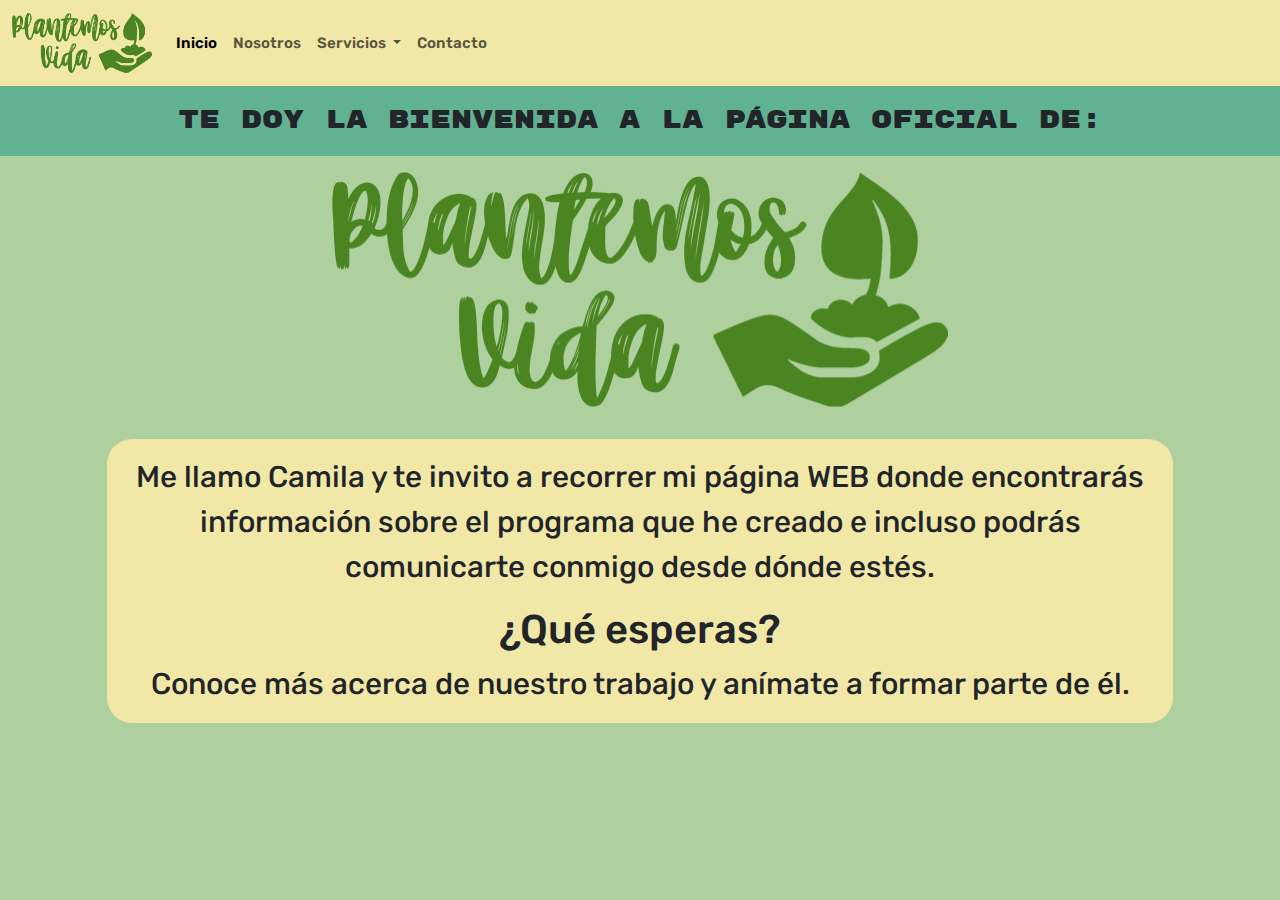
<file: index.html>
<html>

<head>
  <title>Plantemos Vida</title>
  <link rel="icon" type="image/x-icon" href="img/favicon.png">
  <link href="css/proyecto.css" rel="stylesheet">
  <meta charset="utf-8">
  <meta name="viewport" content="width=device-width, initial-scale=1">
  <title>Bootstrap demo</title>
  <link href="https://cdn.jsdelivr.net/npm/bootstrap@5.3.3/dist/css/bootstrap.min.css" rel="stylesheet"
    integrity="sha384-QWTKZyjpPEjISv5WaRU9OFeRpok6YctnYmDr5pNlyT2bRjXh0JMhjY6hW+ALEwIH" crossorigin="anonymous">
  <link rel="preconnect" href="https://fonts.googleapis.com">
  <link rel="preconnect" href="https://fonts.gstatic.com" crossorigin>
  <link
    href="https://fonts.googleapis.com/css2?family=Rubik+Mono+One&family=Rubik:ital,wght@0,300..900;1,300..900&display=swap"
    rel="stylesheet">
</head>
<script src="https://cdn.jsdelivr.net/npm/bootstrap@5.3.3/dist/js/bootstrap.bundle.min.js"
  integrity="sha384-YvpcrYf0tY3lHB60NNkmXc5s9fDVZLESaAA55NDzOxhy9GkcIdslK1eN7N6jIeHz" crossorigin="anonymous"></script>

<body style="background-color:#aed09e;">
  <!--MENÚ-->
  <nav style="background-color: #f1e8a7" class="navbar navbar-expand">
    <div class="container-fluid">
      <a class="navbar-brand d-none d-md-block">
        <img src="img/logotipo.png" alt="Bootstrap" width="140" height="60">
      </a>
      </button>
      <div class="collapse navbar-collapse" id="navbarNavDropdown">
        <ul class="navbar-nav">
          <li class="nav-item">
            <a id="menu" class="nav-link active" ria-current="page" href="index.html" ;>Inicio</a>
          </li>
          <li class="nav-item">
            <a id="menu" class="nav-link" href="nosotros.html">Nosotros</a>
          </li>
          <li class="nav-item dropdown">
            <a id="menu" class="nav-link dropdown-toggle" href="#" role="button" data-bs-toggle="dropdown"
              aria-expanded="false">
              Servicios
            </a>
            <ul id="drop" class="dropdown-menu">
              <li><a id="drop" class="dropdown-item" href="adopción.html">Adopción</a></li>
              <li><a id="drop" class="dropdown-item" href="poda.html">Poda
                  Moderada</a></li>
              <li><a id="drop" class="dropdown-item" href="galería.html">Galería</a></li>
            </ul>
          </li>
          <li class="nav-item">
            <a id="menu" class="nav-link" href="contacto-pv.html">Contacto</a>
          </li>
        </ul>
      </div>
    </div>
  </nav>
  <!--TEXTO-->
  <div class="container-fluid">
    <div id="head" class="row justify-content-center">
      <div class="col-12 pt-3">
        <p style="text-align: center;">Te doy la bienvenida a la página oficial de:<br></p>
      </div>
    </div>
    <div class="row justify-content-center">
      <div class="col-12 col-md-6 m-3 text-center">
        <img src="img/logotipo.png" class="img-fluid" width="800px">
      </div>
      <div id="texto-inicio" class="col-10 m-3 mb-4 pt-3">
        <p style="text-align: center;">Me llamo Camila y te invito a recorrer mi página WEB donde encontrarás
          información sobre el programa que he creado e incluso podrás
          comunicarte conmigo desde dónde estés.</p>
        <h1 style="text-align: center;">¿Qué esperas?</h1>
        <p style="text-align: center;">
          Conoce más acerca de nuestro trabajo y anímate a formar parte
          de él.
        </p>
      </div>
    </div>
  </div>
</body>

</html>
</file>
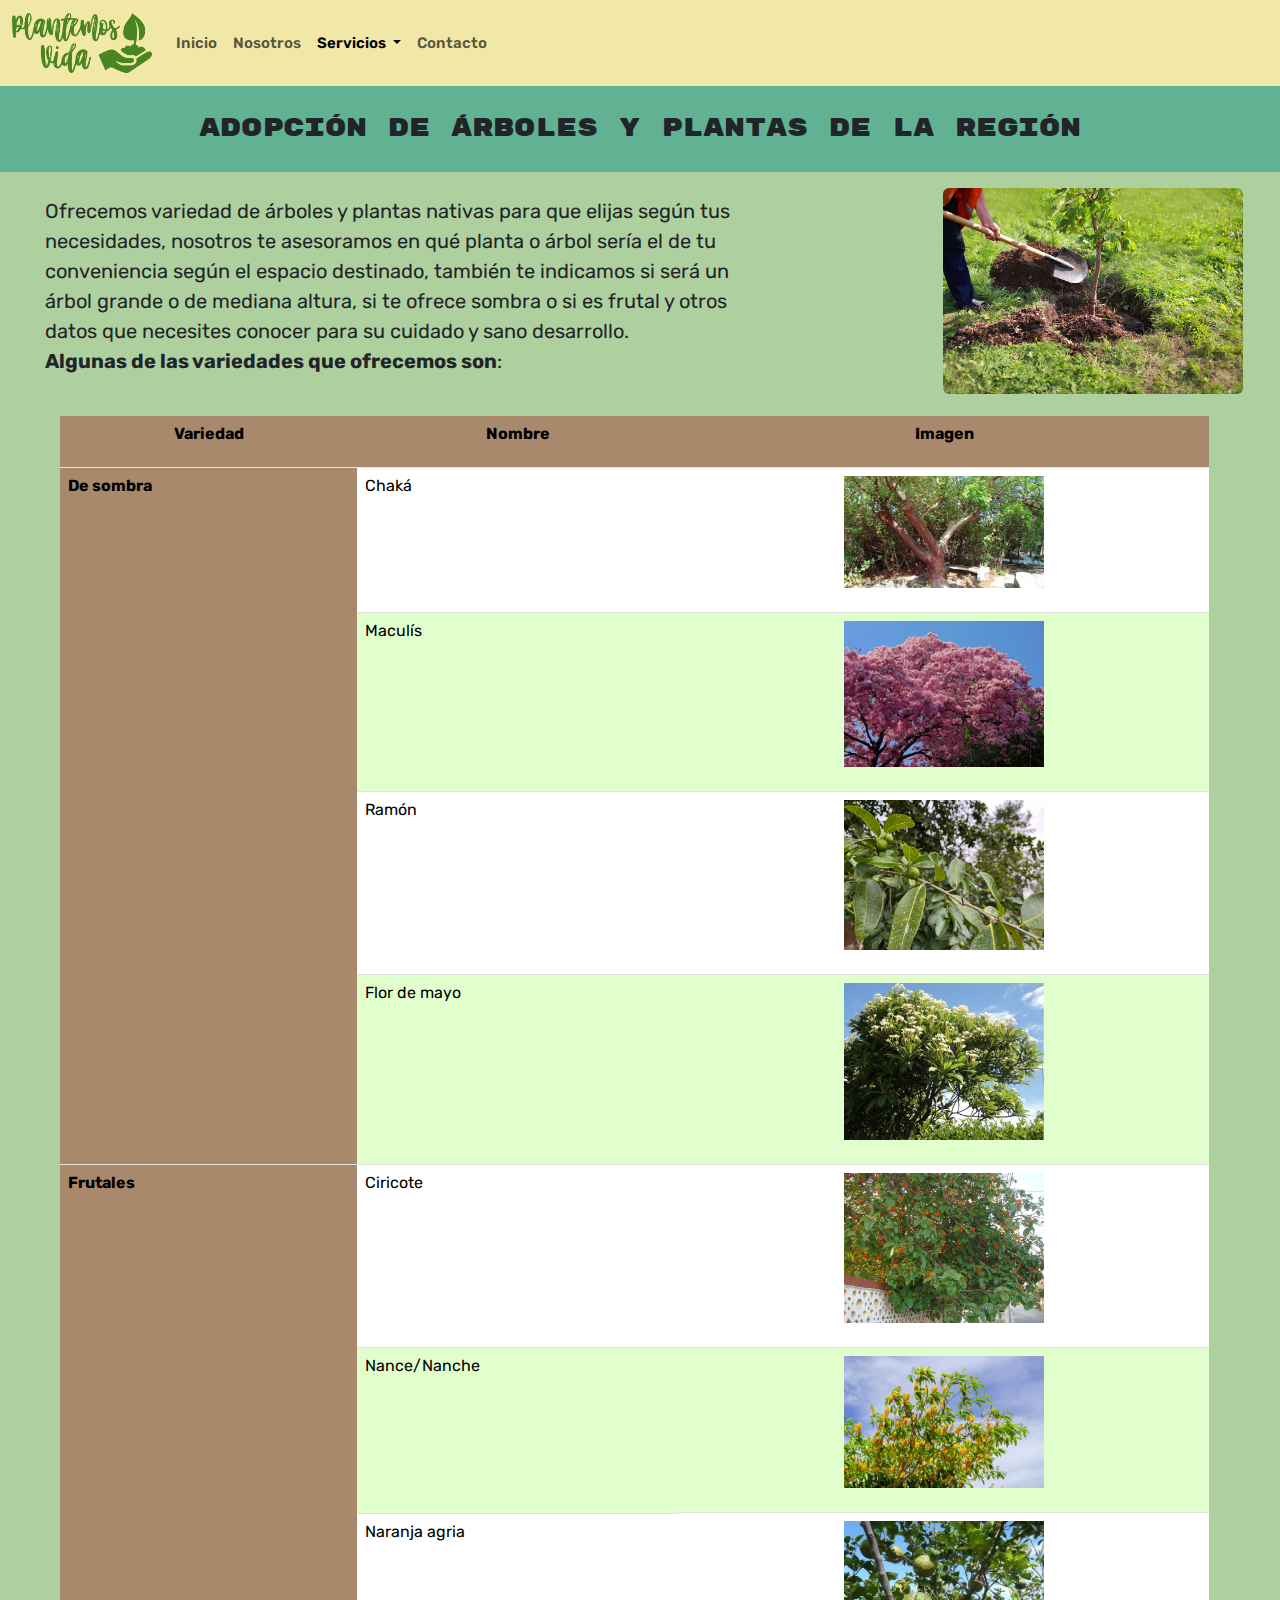
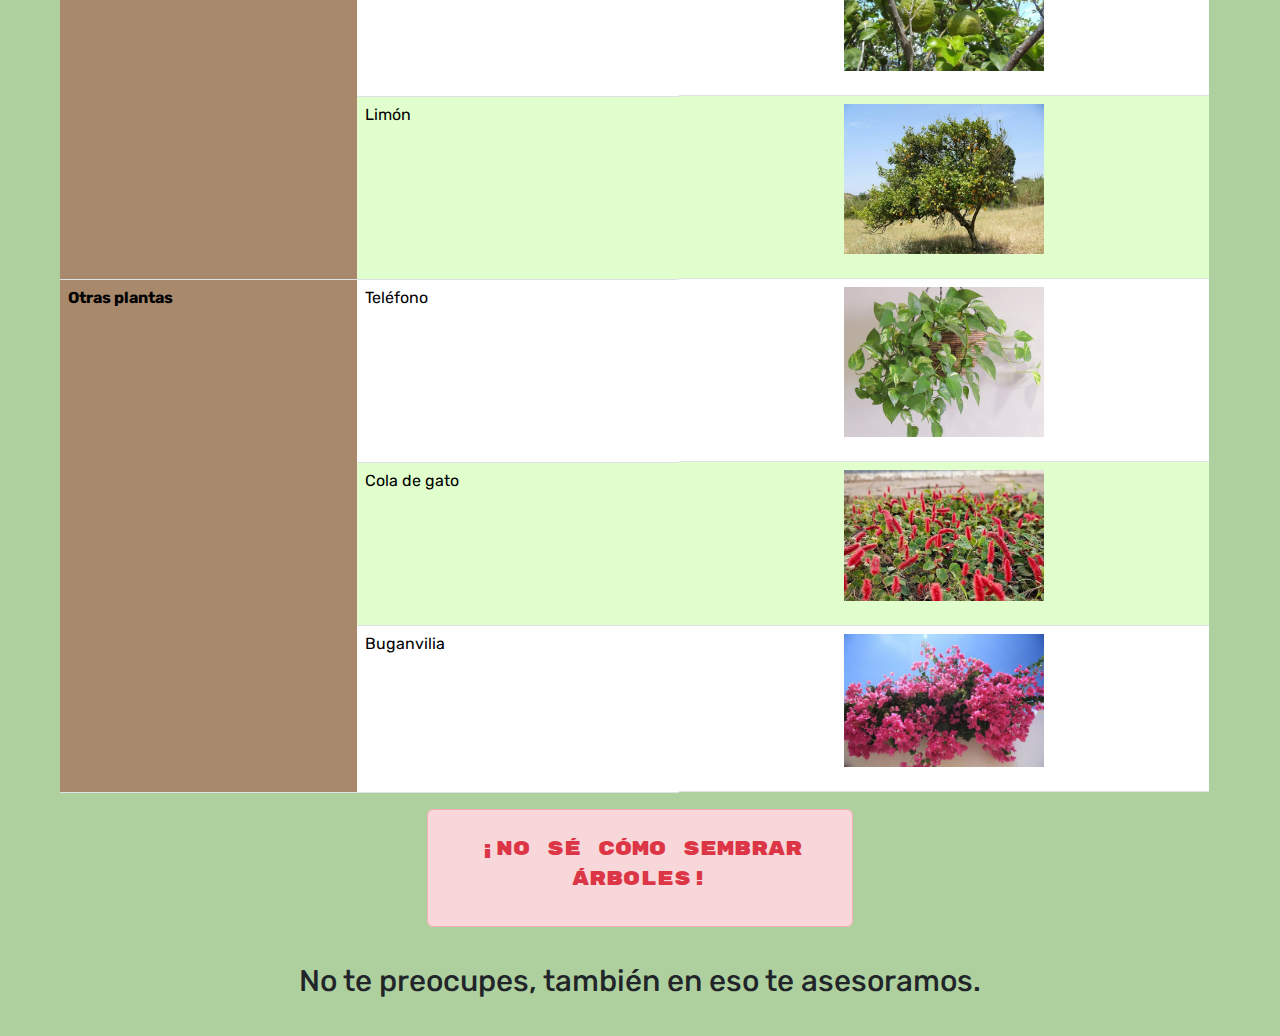
<file: adopción.html>
<html>

<head>
    <title>Nosotros | Plantemos Vida</title>
    <link rel="icon" type="image/x-icon" href="img/favicon.png">
    <link href="css/proyecto.css" rel="stylesheet">
    <meta charset="utf-8">
    <meta name="viewport" content="width=device-width, initial-scale=1">
    <title>Bootstrap demo</title>
    <link href="https://cdn.jsdelivr.net/npm/bootstrap@5.3.3/dist/css/bootstrap.min.css" rel="stylesheet"
        integrity="sha384-QWTKZyjpPEjISv5WaRU9OFeRpok6YctnYmDr5pNlyT2bRjXh0JMhjY6hW+ALEwIH" crossorigin="anonymous">
    <link rel="preconnect" href="https://fonts.googleapis.com">
    <link rel="preconnect" href="https://fonts.gstatic.com" crossorigin>
    <link
        href="https://fonts.googleapis.com/css2?family=Rubik+Mono+One&family=Rubik:ital,wght@0,300..900;1,300..900&display=swap"
        rel="stylesheet">
</head>
<script src="https://cdn.jsdelivr.net/npm/bootstrap@5.3.3/dist/js/bootstrap.bundle.min.js"
    integrity="sha384-YvpcrYf0tY3lHB60NNkmXc5s9fDVZLESaAA55NDzOxhy9GkcIdslK1eN7N6jIeHz"
    crossorigin="anonymous"></script>

<body style="background-color:#aed09e;">
    <!--MENÚ-->
    <nav style="background-color: #f1e8a7" class="navbar navbar-expand">
        <div class="container-fluid">
            <a class="navbar-brand d-none d-md-block">
                <img src="img/logotipo.png" alt="Bootstrap" width="140" height="60">
            </a>
            </button>
            <div class="collapse navbar-collapse" id="navbarNavDropdown">
                <ul class="navbar-nav">
                    <li class="nav-item">
                        <a id="menu" class="nav-link" href="index.html" ;>Inicio</a>
                    </li>
                    <li class="nav-item">
                        <a id="menu" class="nav-link" href="nosotros.html">Nosotros</a>
                    </li>
                    <li class="nav-item dropdown">
                        <a id="menu" class="nav-link active dropdown-toggle" href="#" role="button"
                            data-bs-toggle="dropdown" aria-expanded="false">
                            Servicios
                        </a>
                        <ul id="drop" class="dropdown-menu">
                            <li><a id="drop" class="dropdown-item" href="adopción.html">Adopción</a></li>
                            <li><a id="drop" class="dropdown-item" aria-current="page" href="poda.html">Poda
                                    Moderada</a></li>
                            <li><a id="drop" class="dropdown-item" aria-current="page" href="galería.html">Galería</a></li>
                        </ul>
                    </li>
                    <li class="nav-item">
                        <a id="menu" class="nav-link" href="contacto-pv.html">Contacto</a>
                    </li>
                </ul>
            </div>
        </div>
    </nav>
    <!--TEXTO-->
    <div class="container-fluid">
        <div id="head" class="row justify-content-center">
            <div class="col-12 p-4" style="text-align: center;">
                Adopción de árboles y plantas de la región</div>
        </div>
        <div class="row justify-content-evenly">
            <div id="texto" class="col-11 col-md-7 m-4">
                <p>Ofrecemos variedad de árboles y plantas nativas para que elijas según tus necesidades,
                    nosotros te asesoramos en qué planta o árbol sería el de tu conveniencia según el espacio 
                    destinado, también te indicamos si será un árbol grande o de mediana altura,
                    si te ofrece sombra o si es frutal y otros datos que necesites conocer para su cuidado
                    y sano desarrollo.<br>
                    <b>Algunas de las variedades que ofrecemos son</b>:
                </p>
            </div>
            <div id="imagen" class="col-lg-4 d-none d-lg-block mt-3 mx-3"><img src="img/plantar.jpg"
                    class="img-fluid rounded" style="width: 300px; float: right;">
            </div>
        </div>
        <div class="row justify-content-start">
            <div id="texto" class="col-11 ms-3 ms-md-5">
            <table class="table">
                <tr>
                    <th scope="col" style="background-color: #a8896c"><p style="text-align: center;">Variedad</p></th>
                    <th scope="col" style="background-color: #a8896c"><p style="text-align: center;">Nombre</p></th>
                    <th scope="col" class="d-none d-lg-block" style="background-color: #a8896c"><p style="text-align: center;">Imagen</p></th>
                </tr>
                <tr>
                    <th scope="row" style="background-color: #a8896c" rowspan="4">De sombra</td>
                    <td>Chaká</td>
                    <td class="d-none d-lg-block text-center"><img id="imagen" src="img/chaka.jpg" width="200px"></p></td>
                </tr>
                <tr>
                    <td style="background-color: #e0ffcd;">Maculís</td>
                    <td class="d-none d-lg-block text-center" style="background-color: #e0ffcd;"><img id="imagen"
                            src="img/maculis.jpg" width="200px"></p></td>
                </tr>
                <tr>
                    <td>Ramón</td>
                    <td class="d-none d-lg-block text-center"><img id="imagen" src="img/ramon.jpg" width="200px"></p></td>
                </tr>
                <tr>
                    <td style="background-color: #e0ffcd;">Flor de mayo</td>
                    <td class="d-none d-lg-block text-center" style="background-color: #e0ffcd;"><img id="imagen"
                            src="img/flordemayo.jpg" width="200px"></p></td>
                </tr>
                <tr>
                    <th scope="row" style="background-color: #a8896c" rowspan="4">Frutales</td>
                    <td>Ciricote</td>
                    <td class="d-none d-lg-block text-center"><img src="img/ciricote.jpeg" width="200px"></p></td>
                </tr>
                <tr>
                    <td style="background-color: #e0ffcd;">Nance/Nanche</td>
                    <td class="d-none d-lg-block text-center" style="background-color: #e0ffcd;"><img id="imagen"
                            src="img/nance.jpg" width="200px"></p></td>
                </tr>
                <tr>
                    <td>Naranja agria</td>
                    <td class="d-none d-lg-block text-center"><img id="imagen" src="img/naranja.jpeg" width="200px"></p></td>
                </tr>
                <tr>
                    <td style="background-color: #e0ffcd;">Limón</td>
                    <td class="d-none d-lg-block text-center" style="background-color: #e0ffcd;"><img id="imagen"
                            src="img/limon.jpg" width="200px"></p></td>
                </tr>
                <tr>
                    <th scope="row" style="background-color: #a8896c" rowspan="3">Otras plantas</td>
                    <td>Teléfono</td>
                    <td class="d-none d-lg-block text-center"><img id="imagen" src="img/telefono.jpg" width="200px"></p></td>
                </tr>
                <tr>
                    <td style="background-color: #e0ffcd;">Cola de gato</td>
                    <td class="d-none d-lg-block text-center" style="background-color: #e0ffcd;"><img id="imagen"
                            src="img/coladegato.jpg" width="200px"></p></td>
                </tr>
                <tr>
                    <td>Buganvilia</td>
                    <td class="d-none d-lg-block text-center"><img id="imagen" src="img/buganvillia.jpg" width="200px"></p></td>
                </tr>
            </table>
        </div>
    </div>
    <div class="row justify-content-center">
        <div id="alerta" class="col-8 col-lg-4 pt-4 alert alert-danger" role="alert">
            <p class="text-danger" style="text-align: center;">¡NO SÉ CÓMO SEMBRAR ÁRBOLES!</p>
          </div>
        <div id="somos" class="col-8 col-lg-10 m-3">
            <p>No te preocupes, también en eso te asesoramos.</p>
        </div>
    </div>
    </div>
</body>

</html>
</file>
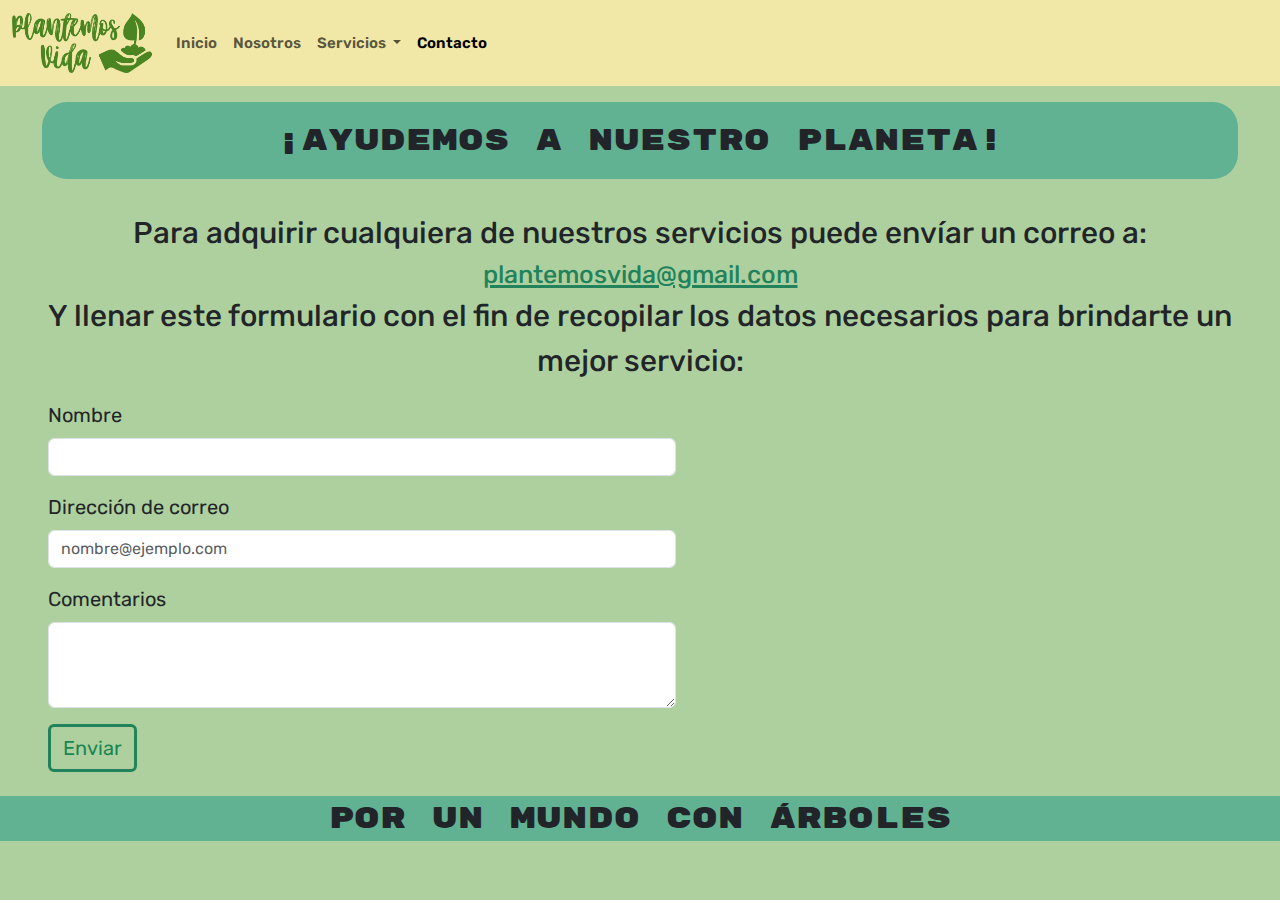
<file: contacto-pv.html>
<html>

<head>
  <title>Plantemos Vida</title>
  <link href="css/proyecto.css" rel="stylesheet">
  <meta charset="utf-8">
  <meta name="viewport" content="width=device-width, initial-scale=1">
  <title>Bootstrap demo</title>
  <link rel="icon" type="image/x-icon" href="img/favicon.png">
  <link href="https://cdn.jsdelivr.net/npm/bootstrap@5.3.3/dist/css/bootstrap.min.css" rel="stylesheet"
    integrity="sha384-QWTKZyjpPEjISv5WaRU9OFeRpok6YctnYmDr5pNlyT2bRjXh0JMhjY6hW+ALEwIH" crossorigin="anonymous">
  <link rel="preconnect" href="https://fonts.googleapis.com">
  <link rel="preconnect" href="https://fonts.gstatic.com" crossorigin>
  <link
    href="https://fonts.googleapis.com/css2?family=Rubik+Mono+One&family=Rubik:ital,wght@0,300..900;1,300..900&display=swap"
    rel="stylesheet">
</head>
<script src="https://cdn.jsdelivr.net/npm/bootstrap@5.3.3/dist/js/bootstrap.bundle.min.js"
  integrity="sha384-YvpcrYf0tY3lHB60NNkmXc5s9fDVZLESaAA55NDzOxhy9GkcIdslK1eN7N6jIeHz" crossorigin="anonymous"></script>

<body style="background-color:#aed09e;">
  <!--MENÚ-->
  <nav style="background-color: #f1e8a7" class="navbar navbar-expand">
    <div class="container-fluid">
      <a class="navbar-brand d-none d-md-block">
        <img src="img/logotipo.png" alt="Bootstrap" width="140" height="60">
      </a>
      </button>
      <div class="collapse navbar-collapse" id="navbarNavDropdown">
        <ul class="navbar-nav">
          <li class="nav-item">
            <a id="menu" class="nav-link" href="index.html" ;>Inicio</a>
          </li>
          <li class="nav-item">
            <a id="menu" class="nav-link" href="nosotros.html">Nosotros</a>
          </li>
          <li class="nav-item dropdown">
            <a id="menu" class="nav-link dropdown-toggle" href="#" role="button" data-bs-toggle="dropdown"
              aria-expanded="false">
              Servicios
            </a>
            <ul id="drop" class="dropdown-menu">
              <li><a id="drop" class="dropdown-item" href="adopción.html">Adopción</a></li>
              <li><a id="drop" class="dropdown-item" href="poda.html">Poda
                  Moderada</a></li>
              <li><a id="drop" class="dropdown-item" href="galería.html">Galería</a></li>
            </ul>
          </li>
          <li class="nav-item">
            <a id="menu" class="nav-link active" ria-current="page" href="contacto-pv.html">Contacto</a>
          </li>
        </ul>
      </div>
    </div>
  </nav>
  <!--TEXTO-->
  <div class="row justify-content-center">
    <div id="contacto" class="col-11 mt-3 pt-3">
      <p style="text-align: center;">¡AYUDEMOS A NUESTRO PLANETA!</p>
    </div>
  </div>
  <div class="row">
    <div id="somos" class="col px-5 mt-3">
      <p>
      <address>Para adquirir cualquiera de nuestros servicios puede envíar un correo a: <a class="link"
          href="mailto:camilatzetina087@gmail.com"><span class="correo">plantemosvida@gmail.com</span></a><br>
        Y llenar este formulario con el fin de recopilar los datos necesarios para brindarte un mejor servicio:</p>
    </div>
  </div>
  <div class="row justify-content-start">
    <div id="texto" class="col-9 col-md-6 mb-3 mx-3 mx-md-5">
      <label for="formGroupExampleInput" class="form-label">Nombre</label>
      <input type="text" class="form-control" id="formGroupExampleInput">
    </div>
    <div id="texto" class="col-9 col-md-6 mb-3 mx-3 mx-md-5" style="text-align: left;">
      <label for="correo" class="form-label">Dirección de correo</label>
      <input type="email" class="form-control" id="exampleFormControlInput1" placeholder="nombre@ejemplo.com">
    </div>
    <div id="texto" class="col-9 col-md-6 mb-3 mx-3 mx-md-5">
      <label for="exampleFormControlTextarea1" class="form-label">Comentarios</label>
      <textarea class="form-control" id="exampleFormControlTextarea1" rows="3"></textarea>
    </div>
  </div>
  <div class="row justify-content-start">
    <div class="col mb-4 mx-3 mx-md-5">
      <input id="btn" class="btn btn-outline-success" type="button" value="Enviar">
    </div>
  </div>
  </div>
  <div class="row align-items-end">
    <div class="col" style="text-align: center;">
      <footer>
        POR UN MUNDO CON ÁRBOLES
      </footer>
    </div>
  </div>
</body>

</html>
</file>
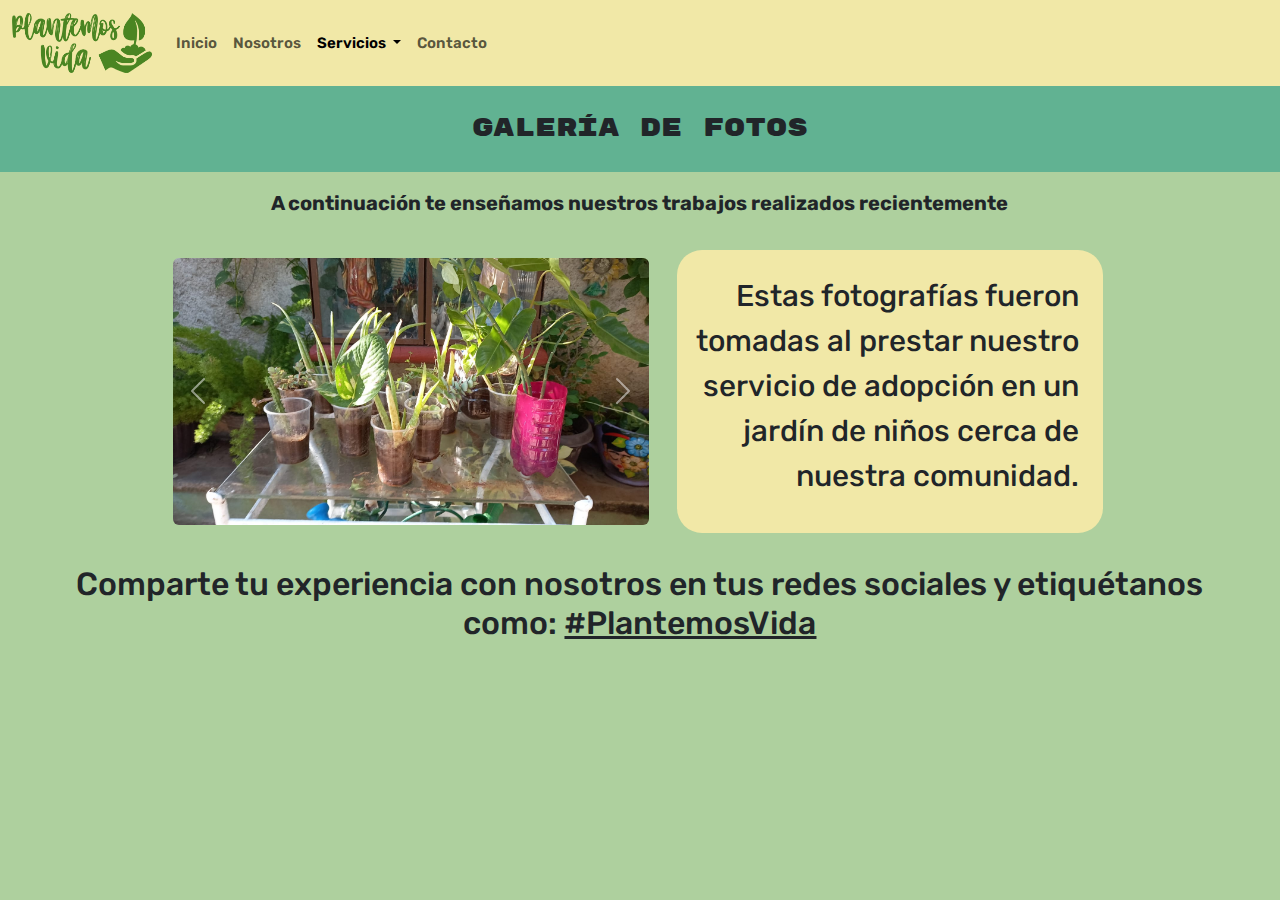
<file: galería.html>
<html>

<head>
    <title>Nosotros | Plantemos Vida</title>
    <link rel="icon" type="image/x-icon" href="img/favicon.png">
    <link href="css/proyecto.css" rel="stylesheet">
    <meta charset="utf-8">
    <meta name="viewport" content="width=device-width, initial-scale=1">
    <title>Bootstrap demo</title>
    <link href="https://cdn.jsdelivr.net/npm/bootstrap@5.3.3/dist/css/bootstrap.min.css" rel="stylesheet"
        integrity="sha384-QWTKZyjpPEjISv5WaRU9OFeRpok6YctnYmDr5pNlyT2bRjXh0JMhjY6hW+ALEwIH" crossorigin="anonymous">
    <link rel="preconnect" href="https://fonts.googleapis.com">
    <link rel="preconnect" href="https://fonts.gstatic.com" crossorigin>
    <link
        href="https://fonts.googleapis.com/css2?family=Rubik+Mono+One&family=Rubik:ital,wght@0,300..900;1,300..900&display=swap"
        rel="stylesheet">
</head>
<script src="https://cdn.jsdelivr.net/npm/bootstrap@5.3.3/dist/js/bootstrap.bundle.min.js"
    integrity="sha384-YvpcrYf0tY3lHB60NNkmXc5s9fDVZLESaAA55NDzOxhy9GkcIdslK1eN7N6jIeHz"
    crossorigin="anonymous"></script>

<body style="background-color:#aed09e;">
    <!--MENÚ-->
    <nav style="background-color: #f1e8a7" class="navbar navbar-expand">
        <div class="container-fluid">
            <a class="navbar-brand d-none d-md-block">
                <img src="img/logotipo.png" alt="Bootstrap" width="140" height="60">
            </a>
            </button>
            <div class="collapse navbar-collapse" id="navbarNavDropdown">
                <ul class="navbar-nav">
                    <li class="nav-item">
                        <a id="menu" class="nav-link" href="index.html" ;>Inicio</a>
                    </li>
                    <li class="nav-item">
                        <a id="menu" class="nav-link" href="nosotros.html">Nosotros</a>
                    </li>
                    <li class="nav-item dropdown">
                        <a id="menu" class="nav-link active dropdown-toggle" href="#" role="button"
                            data-bs-toggle="dropdown" aria-expanded="false">
                            Servicios
                        </a>
                        <ul id="drop" class="dropdown-menu">
                            <li><a id="drop" class="dropdown-item" href="adopción.html">Adopción</a></li>
                            <li><a id="drop" class="dropdown-item" aria-current="page" href="poda.html">Poda
                                    Moderada</a></li>
                            <li><a id="drop" class="dropdown-item" aria-current="page" href="poda.html">Galería</a></li>
                        </ul>
                    </li>
                    <li class="nav-item">
                        <a id="menu" class="nav-link" href="contacto-pv.html">Contacto</a>
                    </li>
                </ul>
            </div>
        </div>
    </nav>
    <!--TEXTO-->
    <div class="container-fluid">
        <div id="head" class="row justify-content-center">
            <div class="col-10 p-4" style="text-align: center;">
                Galería de fotos</div>
        </div>
        <div class="row justify-content-center">
            <div id="texto" class="col-11 mt-3">
                <p style="text-align: center;">
                    <b>A continuación te enseñamos nuestros trabajos realizados recientemente</b>
                </p>
            </div>
        </div>
        <div class="row justify-content-center">
            <div id="carouselexample" class="carousel slide my-md-4">
                <div class="carousel-inner">
                    <div class="carousel-item active">
                        <img src="img/ejemplos-poda.jpeg" class="img-fluid rounded d-block w-100" alt="Ejemplos"><span
                            class="text-center">
                    </div>
                    <div class="carousel-item">
                        <img src="img/ejemploII-poda.jpeg" class="img-fluid rounded d-block w-100" alt="Ejemplos">
                    </div>
                    <div class="carousel-item">
                        <img src="img/ejemplo.jpeg" class="img-fluid rounded d-block w-100" alt="Ejemplo">
                    </div>
                </div>
                <button class="carousel-control-prev" type="button" data-bs-target="#carouselExample"
                    data-bs-slide="prev">
                    <span class="carousel-control-prev-icon" aria-hidden="true"></span>
                    <span class="visually-hidden">Previous</span>
                </button>
                <button class="carousel-control-next" type="button" data-bs-target="#carouselExample"
                    data-bs-slide="next">
                    <span class="carousel-control-next-icon" aria-hidden="true"></span>
                    <span class="visually-hidden">Next</span>
                </button>
            </div>
            <div id="texto-inicio" class="col-11 col-md-4 m-3 pt-3 pt-md-4 pe-3 pe-md-4">
                <p style="text-align: right;">
                    Estas fotografías fueron tomadas al prestar nuestro servicio de adopción en un jardín de niños cerca
                    de nuestra comunidad.
                </p>
            </div>
            <div id="texto" class="col-11 mb-3 p-3">
                <h2 style="text-align: center;">
                    Comparte tu experiencia con nosotros en tus redes sociales y etiquétanos como: <u>#PlantemosVida</u>
                </h2>
            </div>
        </div>
    </div>
</body>

</html>
</file>
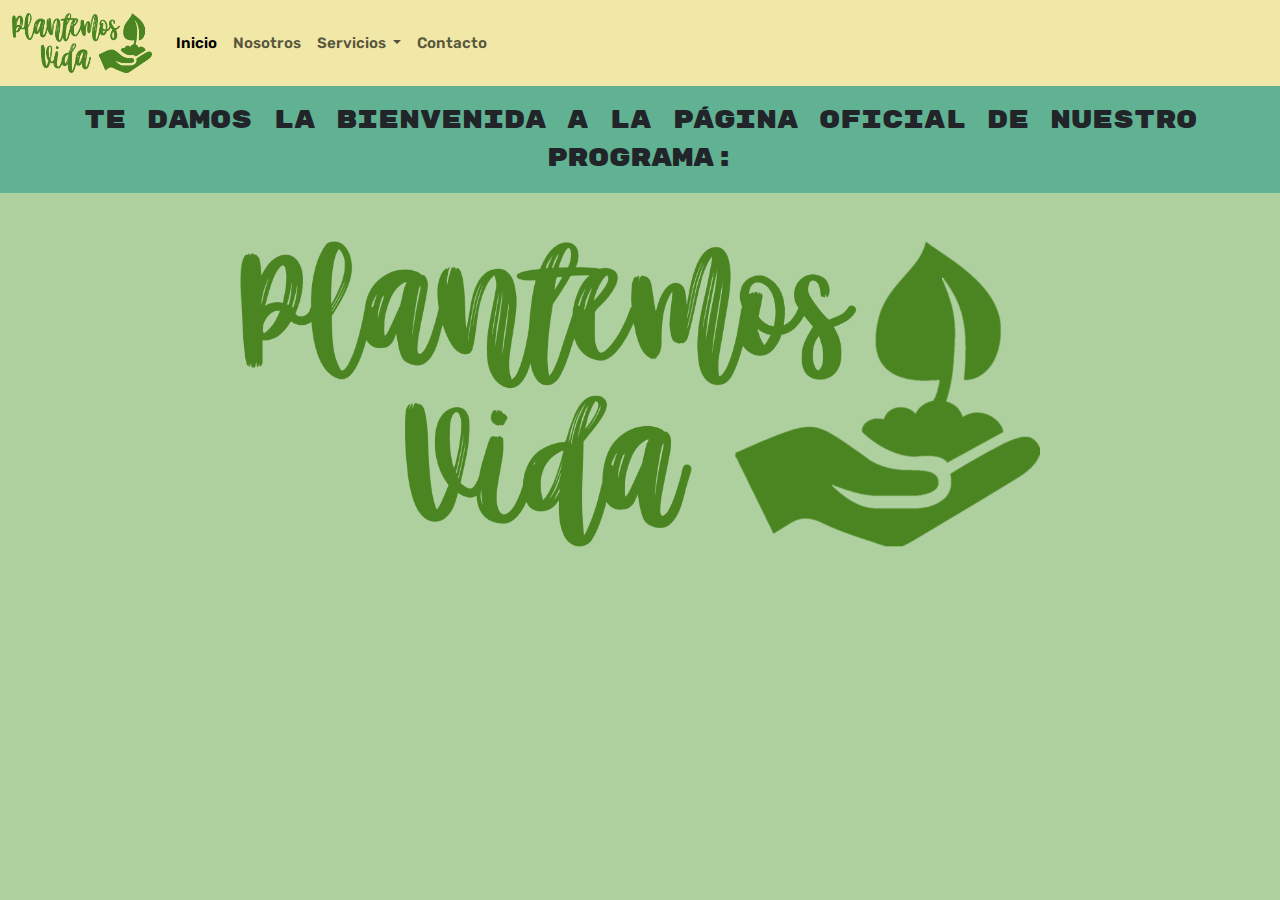
<file: index-inicio.html>
<html>

<head>
  <title>Plantemos Vida</title>
  <link rel="icon" type="image/x-icon" href="img/favicon.png">
  <link href="css/proyecto.css" rel="stylesheet">
  <meta charset="utf-8">
  <meta name="viewport" content="width=device-width, initial-scale=1">
  <title>Bootstrap demo</title>
  <link href="https://cdn.jsdelivr.net/npm/bootstrap@5.3.3/dist/css/bootstrap.min.css" rel="stylesheet"
    integrity="sha384-QWTKZyjpPEjISv5WaRU9OFeRpok6YctnYmDr5pNlyT2bRjXh0JMhjY6hW+ALEwIH" crossorigin="anonymous">
  <link rel="preconnect" href="https://fonts.googleapis.com">
  <link rel="preconnect" href="https://fonts.gstatic.com" crossorigin>
  <link
    href="https://fonts.googleapis.com/css2?family=Rubik+Mono+One&family=Rubik:ital,wght@0,300..900;1,300..900&display=swap"
    rel="stylesheet">
</head>
<script src="https://cdn.jsdelivr.net/npm/bootstrap@5.3.3/dist/js/bootstrap.bundle.min.js"
  integrity="sha384-YvpcrYf0tY3lHB60NNkmXc5s9fDVZLESaAA55NDzOxhy9GkcIdslK1eN7N6jIeHz" crossorigin="anonymous"></script>

<body style="background-color:#aed09e;">
  <!--encabezado-->
  <nav style="background-color: #f1e8a7" class="navbar navbar-expand">
    <div class="container-fluid">
      <a class="navbar-brand">
        <img src="img/logotipo.png" alt="Bootstrap" width="140" height="60">
      </a>
      </button>
      <div class="collapse navbar-collapse" id="navbarNavDropdown">
        <ul class="navbar-nav">
          <li class="nav-item">
            <a id="menu" class="nav-link active" aria-current="page" href="index-inicio.html" ;>Inicio</a>
          </li>
          <li class="nav-item">
            <a id="menu" class="nav-link" href="nosotros.html">Nosotros</a>
          </li>
          <li class="nav-item dropdown">
            <a id="menu" class="nav-link dropdown-toggle" href="#" role="button" data-bs-toggle="dropdown"
              aria-expanded="false">
              Servicios
            </a>
            <ul id="drop" class="dropdown-menu">
              <li><a id="drop" class="dropdown-item" href="adopción.html">Adopción</a></li>
              <li><a id="drop" class="dropdown-item" href="poda.html">Poda Moderada</a></li>
            </ul>
          </li>
          <li class="nav-item">
            <a id="menu" class="nav-link" href="contacto-pv.html">Contacto</a>
          </li>
        </ul>
      </div>
    </div>
  </nav>
  <div class="container-fluid">
    <div id="head" class="row justify-content-center">
      <div class="col-12 pt-3">
        <p style="text-align: center;">Te damos la bienvenida a la página oficial de nuestro programa:<br></p>
      </div>
    </div>
    <div class="row justify-content-center">
      <div class="col m-5 text-center">
        <img src="img/logotipo.png" class="img-fluid" width="800px">
      </div>
    </div>
</file>
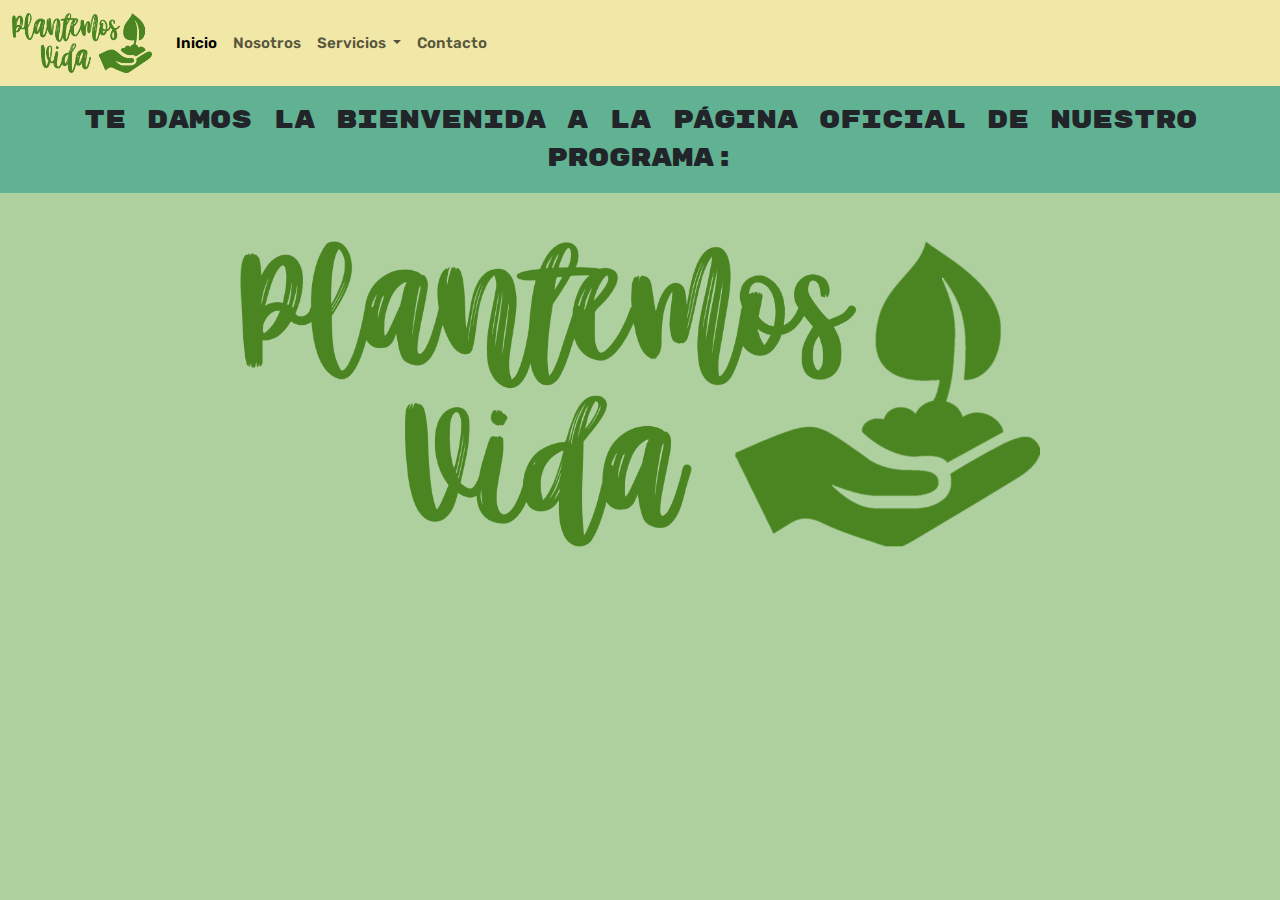
<file: inicio.html>
<html>

<head>
  <title>Plantemos Vida</title>
  <link rel="icon" type="image/x-icon" href="img/favicon.png">
  <link href="css/proyecto.css" rel="stylesheet">
  <meta charset="utf-8">
  <meta name="viewport" content="width=device-width, initial-scale=1">
  <title>Bootstrap demo</title>
  <link href="https://cdn.jsdelivr.net/npm/bootstrap@5.3.3/dist/css/bootstrap.min.css" rel="stylesheet"
    integrity="sha384-QWTKZyjpPEjISv5WaRU9OFeRpok6YctnYmDr5pNlyT2bRjXh0JMhjY6hW+ALEwIH" crossorigin="anonymous">
  <link rel="preconnect" href="https://fonts.googleapis.com">
  <link rel="preconnect" href="https://fonts.gstatic.com" crossorigin>
  <link
    href="https://fonts.googleapis.com/css2?family=Rubik+Mono+One&family=Rubik:ital,wght@0,300..900;1,300..900&display=swap"
    rel="stylesheet">
</head>
<script src="https://cdn.jsdelivr.net/npm/bootstrap@5.3.3/dist/js/bootstrap.bundle.min.js"
  integrity="sha384-YvpcrYf0tY3lHB60NNkmXc5s9fDVZLESaAA55NDzOxhy9GkcIdslK1eN7N6jIeHz" crossorigin="anonymous"></script>

<body style="background-color:#aed09e;">
  <!--encabezado-->
  <nav style="background-color: #f1e8a7" class="navbar navbar-expand">
    <div class="container-fluid">
      <a class="navbar-brand">
        <img src="img/logotipo.png" alt="Bootstrap" width="140" height="60">
      </a>
      </button>
      <div class="collapse navbar-collapse" id="navbarNavDropdown">
        <ul class="navbar-nav">
          <li class="nav-item">
            <a id="menu" class="nav-link active" aria-current="page" href="inicio.html" ;>Inicio</a>
          </li>
          <li class="nav-item">
            <a id="menu" class="nav-link" href="nosotros.html">Nosotros</a>
          </li>
          <li class="nav-item dropdown">
            <a id="menu" class="nav-link dropdown-toggle" href="#" role="button" data-bs-toggle="dropdown"
              aria-expanded="false">
              Servicios
            </a>
            <ul id="drop" class="dropdown-menu">
              <li><a id="drop" class="dropdown-item" href="adopción.html">Adopción</a></li>
              <li><a id="drop" class="dropdown-item" href="poda.html">Poda Moderada</a></li>
            </ul>
          </li>
          <li class="nav-item">
            <a id="menu" class="nav-link" href="contacto-pv.html">Contacto</a>
          </li>
        </ul>
      </div>
    </div>
  </nav>
  <div class="container-fluid">
    <div id="head" class="row justify-content-center">
      <div class="col-12 pt-3">
        <p style="text-align: center;">Te damos la bienvenida a la página oficial de nuestro programa:<br></p>
      </div>
    </div>
    <div class="row justify-content-center">
      <div class="col m-5 text-center">
        <img src="img/logotipo.png" class="img-fluid" width="800px">
      </div>
    </div>
</file>
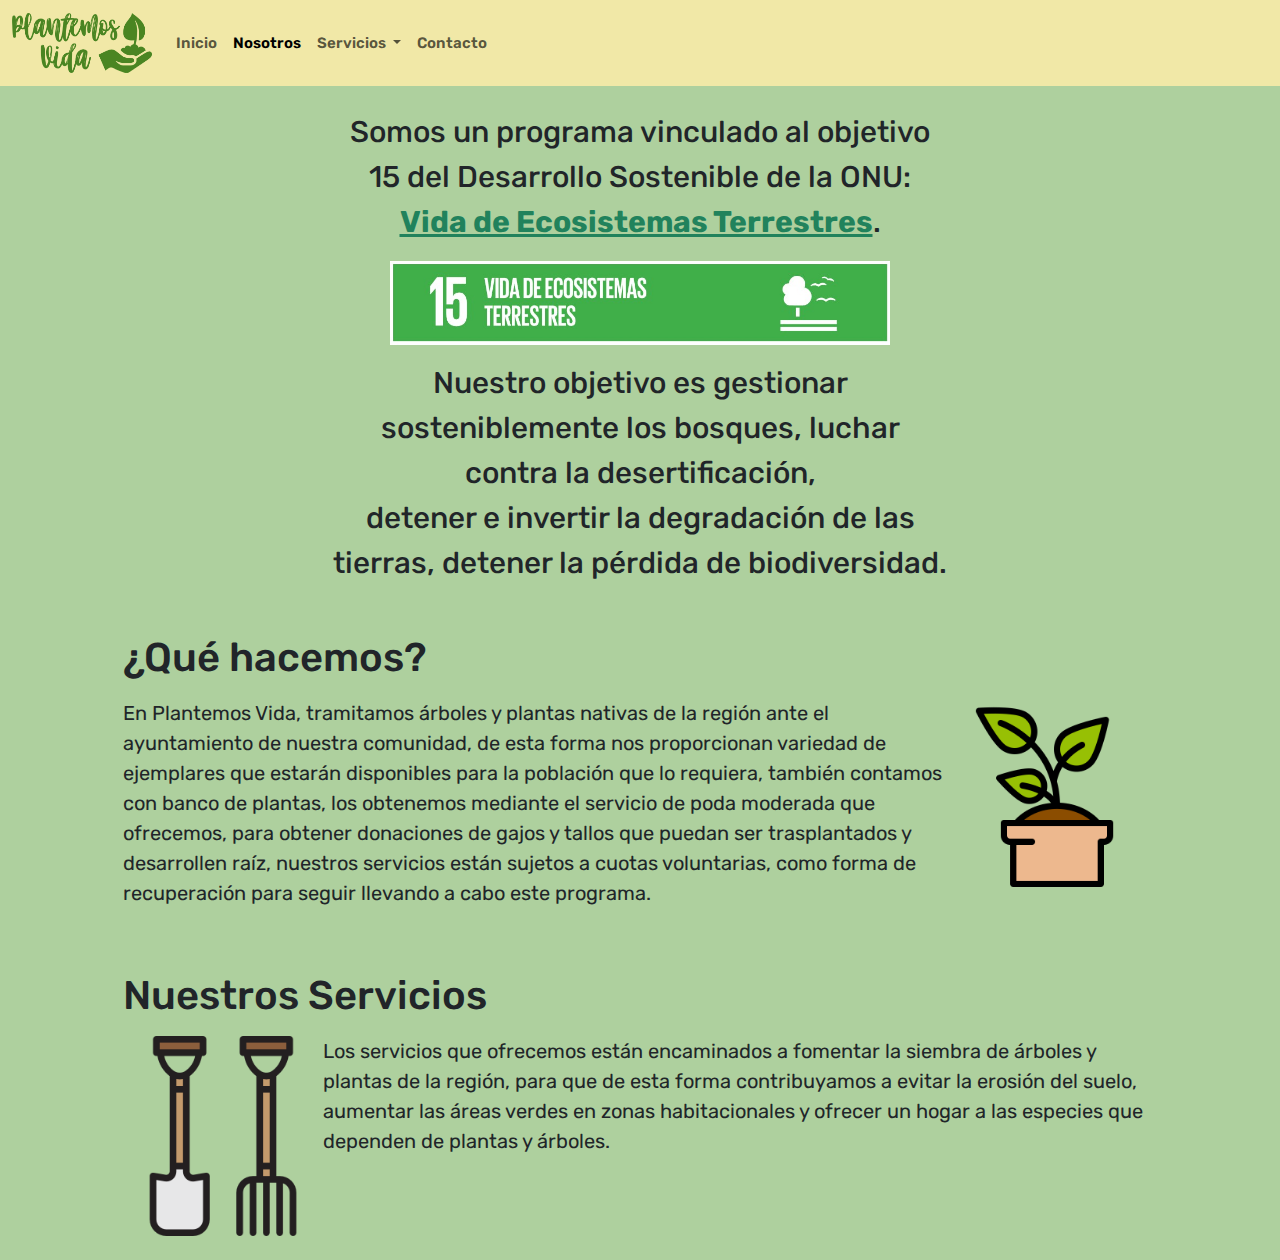
<file: nosotros.html>
<html>

<head>
    <title>Nosotros | Plantemos Vida</title>
    <link rel="icon" type="image/x-icon" href="img/favicon.png">
    <link href="css/proyecto.css" rel="stylesheet">
    <meta charset="utf-8">
    <meta name="viewport" content="width=device-width, initial-scale=1">
    <title>Bootstrap demo</title>
    <link href="https://cdn.jsdelivr.net/npm/bootstrap@5.3.3/dist/css/bootstrap.min.css" rel="stylesheet"
        integrity="sha384-QWTKZyjpPEjISv5WaRU9OFeRpok6YctnYmDr5pNlyT2bRjXh0JMhjY6hW+ALEwIH" crossorigin="anonymous">
    <link rel="preconnect" href="https://fonts.googleapis.com">
    <link rel="preconnect" href="https://fonts.gstatic.com" crossorigin>
    <link
        href="https://fonts.googleapis.com/css2?family=Rubik+Mono+One&family=Rubik:ital,wght@0,300..900;1,300..900&display=swap"
        rel="stylesheet">
</head>
<script src="https://cdn.jsdelivr.net/npm/bootstrap@5.3.3/dist/js/bootstrap.bundle.min.js"
    integrity="sha384-YvpcrYf0tY3lHB60NNkmXc5s9fDVZLESaAA55NDzOxhy9GkcIdslK1eN7N6jIeHz"
    crossorigin="anonymous"></script>

<body style="background-color:#aed09e;">
    <!--MENÚ-->
    <nav style="background-color: #f1e8a7" class="navbar navbar-expand">
        <div class="container-fluid">
            <a class="navbar-brand d-none d-md-block">
                <img src="img/logotipo.png" alt="Bootstrap" width="140" height="60">
            </a>
            </button>
            <div class="collapse navbar-collapse" id="navbarNavDropdown">
                <ul class="navbar-nav">
                    <li class="nav-item">
                        <a id="menu" class="nav-link" href="index.html" ;>Inicio</a>
                    </li>
                    <li class="nav-item">
                        <a id="menu" class="nav-link active" ria-current="page" href="nosotros.html">Nosotros</a>
                    </li>
                    <li class="nav-item dropdown">
                        <a id="menu" class="nav-link dropdown-toggle" href="#" role="button"
                            data-bs-toggle="dropdown" aria-expanded="false">
                            Servicios
                        </a>
                        <ul id="drop" class="dropdown-menu">
                            <li><a id="drop" class="dropdown-item" href="adopción.html">Adopción</a></li>
                            <li><a id="drop" class="dropdown-item" aria-current="page" href="poda.html">Poda
                                    Moderada</a></li>
                            <li><a id="drop" class="dropdown-item" aria-current="page" href="galería.html">Galería</a></li>
                        </ul>
                    </li>
                    <li class="nav-item">
                        <a id="menu" class="nav-link" href="contacto-pv.html">Contacto</a>
                    </li>
                </ul>
            </div>
        </div>
    </nav>
    <!--TEXTO-->
    <div class="container-fluid">
        <div class="row justify-content-center">
            <div id="Somos" class="col-6 mt-4">
                <p style="text-align: center;">Somos un programa vinculado al objetivo 15
                    del Desarrollo Sostenible de la ONU:<br>
                    <b><a class="link"
                            href="https://www.un.org/sustainabledevelopment/es/objetivos-de-desarrollo-sostenible/ " target="_blank">Vida
                            de Ecosistemas Terrestres</a></b>.
                </p>
                <p><span class="d-none d-md-block">
                        <img class="img-fluid" src="img/ods.jpg" style="width: 500px"></p></span>
                <p style="text-align: center;">Nuestro objetivo es gestionar sosteniblemente los bosques, luchar contra
                    la desertificación,<br>
                    detener e invertir la degradación de las tierras, detener la pérdida de biodiversidad.</p>
            </div>
        </div>
    </div>
    <div class="container-fluid">
        <div class="row justify-content-center">
            <div id="texto" class="col-12 col-md-10 p-3" style="text-align: left;">
                <p>
                <h1>¿Qué hacemos?</h1>
                </p>
                <img src="img/árbol.png" class="d-block d-md-none img-fluid" style="float: right; width: 100px;">
                <img src="img/árbol.png" class="d-none d-md-block img-fluid" style="float: right; width: 200px;">
                <p>En Plantemos Vida, tramitamos árboles y plantas nativas de la región
                    ante el ayuntamiento de nuestra comunidad, de esta forma nos proporcionan
                    variedad de ejemplares que estarán disponibles para la población que lo
                    requiera, también contamos con banco de plantas, los obtenemos mediante
                    el servicio de poda moderada que ofrecemos, para obtener donaciones de
                    gajos y tallos que puedan ser trasplantados y desarrollen raíz, nuestros
                    servicios están sujetos
                    a cuotas voluntarias, como forma de recuperación
                    para seguir llevando a cabo este programa.
                </p>
            </div>
        </div>
    </div>
    <div class="container-fluid">
        <div class="row justify-content-center">
            <div id="texto" class="col-12 col-md-10 p-3 pb-4" style="text-align: left;">
                <p>
                <h1>Nuestros Servicios</h1>
                </p>
                <img src="img/pala.png" class="d-block d-md-none img-fluid" style="float: left; width: 100px">
                <img src="img/pala.png" class="d-none d-md-block img-fluid" style="float: left; width: 200px">
                <p>Los servicios que ofrecemos están encaminados a fomentar la siembra de árboles y plantas de
                    la región, para que
                    de esta forma contribuyamos a evitar la erosión del suelo, aumentar las áreas verdes en
                    zonas habitacionales y
                    ofrecer un hogar a las especies que dependen de plantas y árboles.</p>
            </div>
        </div>
    </div>
</body>

</html>
</file>
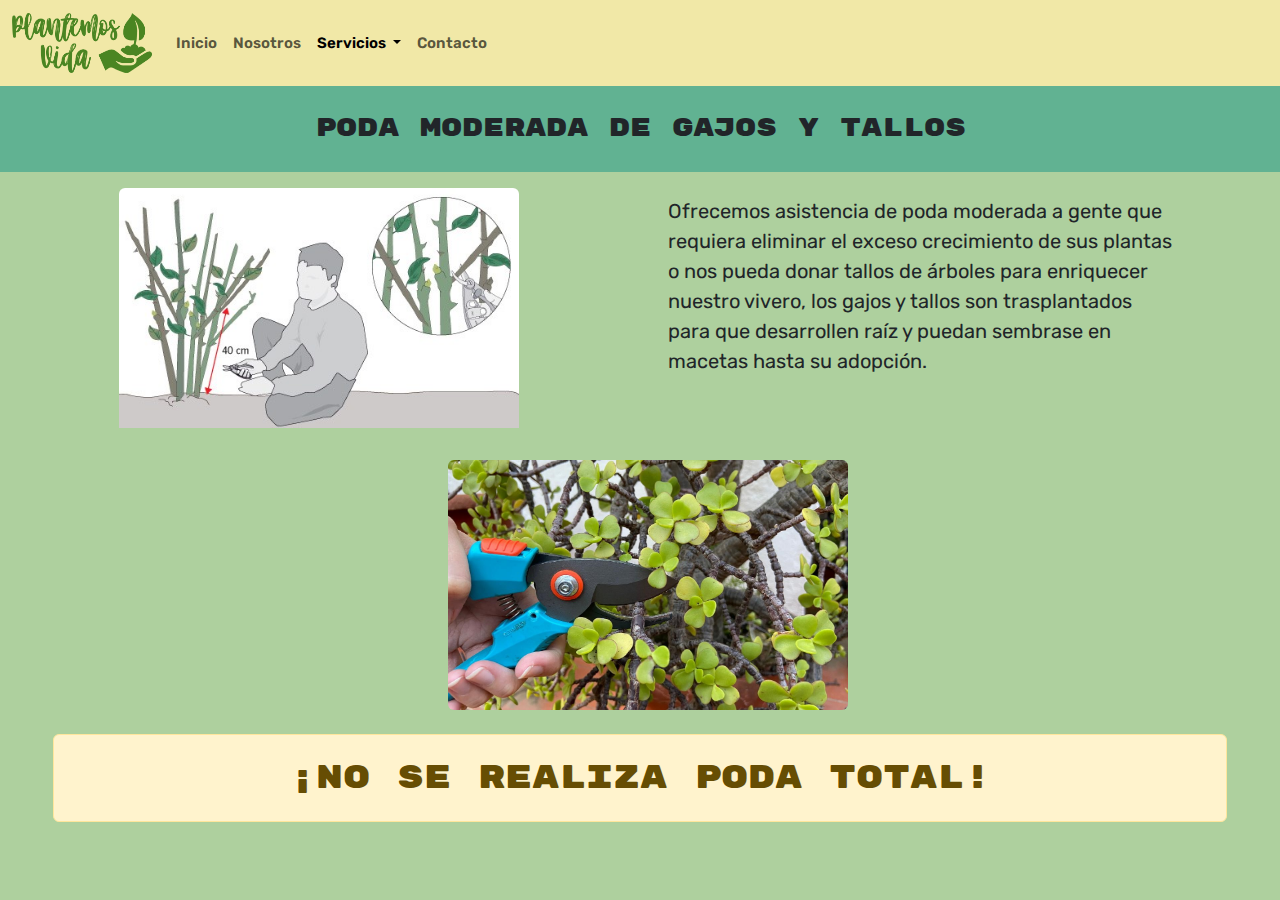
<file: poda.html>
<html>

<head>
    <title>Nosotros | Plantemos Vida</title>
    <link rel="icon" type="image/x-icon" href="img/favicon.png">
    <link href="css/proyecto.css" rel="stylesheet">
    <meta charset="utf-8">
    <meta name="viewport" content="width=device-width, initial-scale=1">
    <title>Bootstrap demo</title>
    <link href="https://cdn.jsdelivr.net/npm/bootstrap@5.3.3/dist/css/bootstrap.min.css" rel="stylesheet"
        integrity="sha384-QWTKZyjpPEjISv5WaRU9OFeRpok6YctnYmDr5pNlyT2bRjXh0JMhjY6hW+ALEwIH" crossorigin="anonymous">
    <link rel="preconnect" href="https://fonts.googleapis.com">
    <link rel="preconnect" href="https://fonts.gstatic.com" crossorigin>
    <link
        href="https://fonts.googleapis.com/css2?family=Rubik+Mono+One&family=Rubik:ital,wght@0,300..900;1,300..900&display=swap"
        rel="stylesheet">
</head>
<script src="https://cdn.jsdelivr.net/npm/bootstrap@5.3.3/dist/js/bootstrap.bundle.min.js"
    integrity="sha384-YvpcrYf0tY3lHB60NNkmXc5s9fDVZLESaAA55NDzOxhy9GkcIdslK1eN7N6jIeHz"
    crossorigin="anonymous"></script>

<body style="background-color:#aed09e;">
    <!--MENÚ-->
    <nav style="background-color: #f1e8a7" class="navbar navbar-expand">
        <div class="container-fluid">
            <a class="navbar-brand d-none d-md-block">
                <img src="img/logotipo.png" alt="Bootstrap" width="140" height="60">
            </a>
            </button>
            <div class="collapse navbar-collapse" id="navbarNavDropdown">
                <ul class="navbar-nav">
                    <li class="nav-item">
                        <a id="menu" class="nav-link" href="index.html" ;>Inicio</a>
                    </li>
                    <li class="nav-item">
                        <a id="menu" class="nav-link" href="nosotros.html">Nosotros</a>
                    </li>
                    <li class="nav-item dropdown">
                        <a id="menu" class="nav-link active dropdown-toggle" href="#" role="button"
                            data-bs-toggle="dropdown" aria-expanded="false">
                            Servicios
                        </a>
                        <ul id="drop" class="dropdown-menu">
                            <li><a id="drop" class="dropdown-item" href="adopción.html">Adopción</a></li>
                            <li><a id="drop" class="dropdown-item" aria-current="page" href="poda.html">Poda
                                    Moderada</a></li>
                            <li><a id="drop" class="dropdown-item" aria-current="page" href="galería.html">Galería</a>
                            </li>
                        </ul>
                    </li>
                    <li class="nav-item">
                        <a id="menu" class="nav-link" href="contacto-pv.html">Contacto</a>
                    </li>
                </ul>
            </div>
        </div>
    </nav>
    <!--TEXTO-->
    <div class="container-fluid">
        <div id="head" class="row justify-content-center">
            <div class="col-10 p-4" style="text-align: center;">
                Poda Moderada de gajos y Tallos</div>
        </div>
        <div class="row justify-content-center">
            <div class="col-10 col-md-5 m-3">
                <img src="img/poda.jpg" class="img-fluid rounded pb-3" width="400" style="float: left;">
            </div>
            <div id="texto" class="col-10 col-md-5 pt-md-4">
                <p>
                    Ofrecemos asistencia de poda moderada a gente que requiera eliminar el exceso crecimiento de sus
                    plantas o nos pueda donar tallos de árboles para enriquecer nuestro vivero, los
                    gajos y tallos son trasplantados para que desarrollen raíz y puedan sembrase en macetas hasta su
                    adopción.
                </p>
            </div>
            <div class="col-8 ms-3 mb-2 text-center">
                <img src="img/podar.jpg" class="img-fluid rounded" width="400">
            </div>
            <div id="alerta" class="alert alert-warning col-11 m-3 pt-4" style="text-align: center;" role="alert">
                <h2>¡NO SE REALIZA PODA TOTAL!</h2>
            </div>
        </div>
    </div>
</body>
</file>
<file: css/proyecto.css>
#menu {
    font-family: "Rubik", sans-serif;
    font-size: 15px;
    font-weight: 600;
    font-style: normal;
}
#drop {
    font-family: "Rubik", sans-serif;
    font-size: 15px;
    font-weight: 450;
    font-style: normal;
    background-color: #f1e8a7
}
#texto-inicio{
    font-family: "Rubik", sans-serif;
    font-size: 30px;
    font-weight: 450;
    font-style: normal;
    text-align: center;
    background-color: #f1e8a7;
    border-radius: 25px;
    border: 2px
}
#somos{
    font-family: "Rubik", sans-serif;
    font-size: 30px;
    font-weight: 450;
    font-style: normal;
    text-align: center;
}

#texto{
    font-family: "Rubik", sans-serif;
    font-size: 20px;
    font-weight: 400;
    font-style: normal;
}
#imagen{   
    text-align: center 
}
#head{
    text-align: "center";
    background-color: #61b292;
    font-family:"Rubik Mono One", monospace;
    font-size: 25px;
    font-style: normal;
}
#alerta{
    text-align: "center";
    font-family:"Rubik Mono One", monospace;
    font-size: 20px;
    font-style: normal;
}
#carouselexample{
    width: 500px;
}
#contacto{
    font-family:"Rubik Mono One", monospace;
    background-color: #61b292;
    font-size: 30px;
    font-style: normal;
    border-radius: 25px;
    border: 2px
}
#btn{
    font-family: "Rubik", sans-serif;
    font-size: 20px;
    font-weight: 400;
    font-style: normal;
    border: solid #21825c;
}
footer{
    font-family:"Rubik Mono One", monospace;
    background-color: #61b292;
    font-size: 30px;
    font-style: normal;
}
.correo{
    font-family: "Rubik", sans-serif;
    font-size: 25px;
    font-weight: 450;
    font-style: normal;
}
.link:link {
    color: #21825c;
}
.link:visited {
    color: #295f4e; 
}

.link:hover {
    background-color: #61b292;
}
</file>
